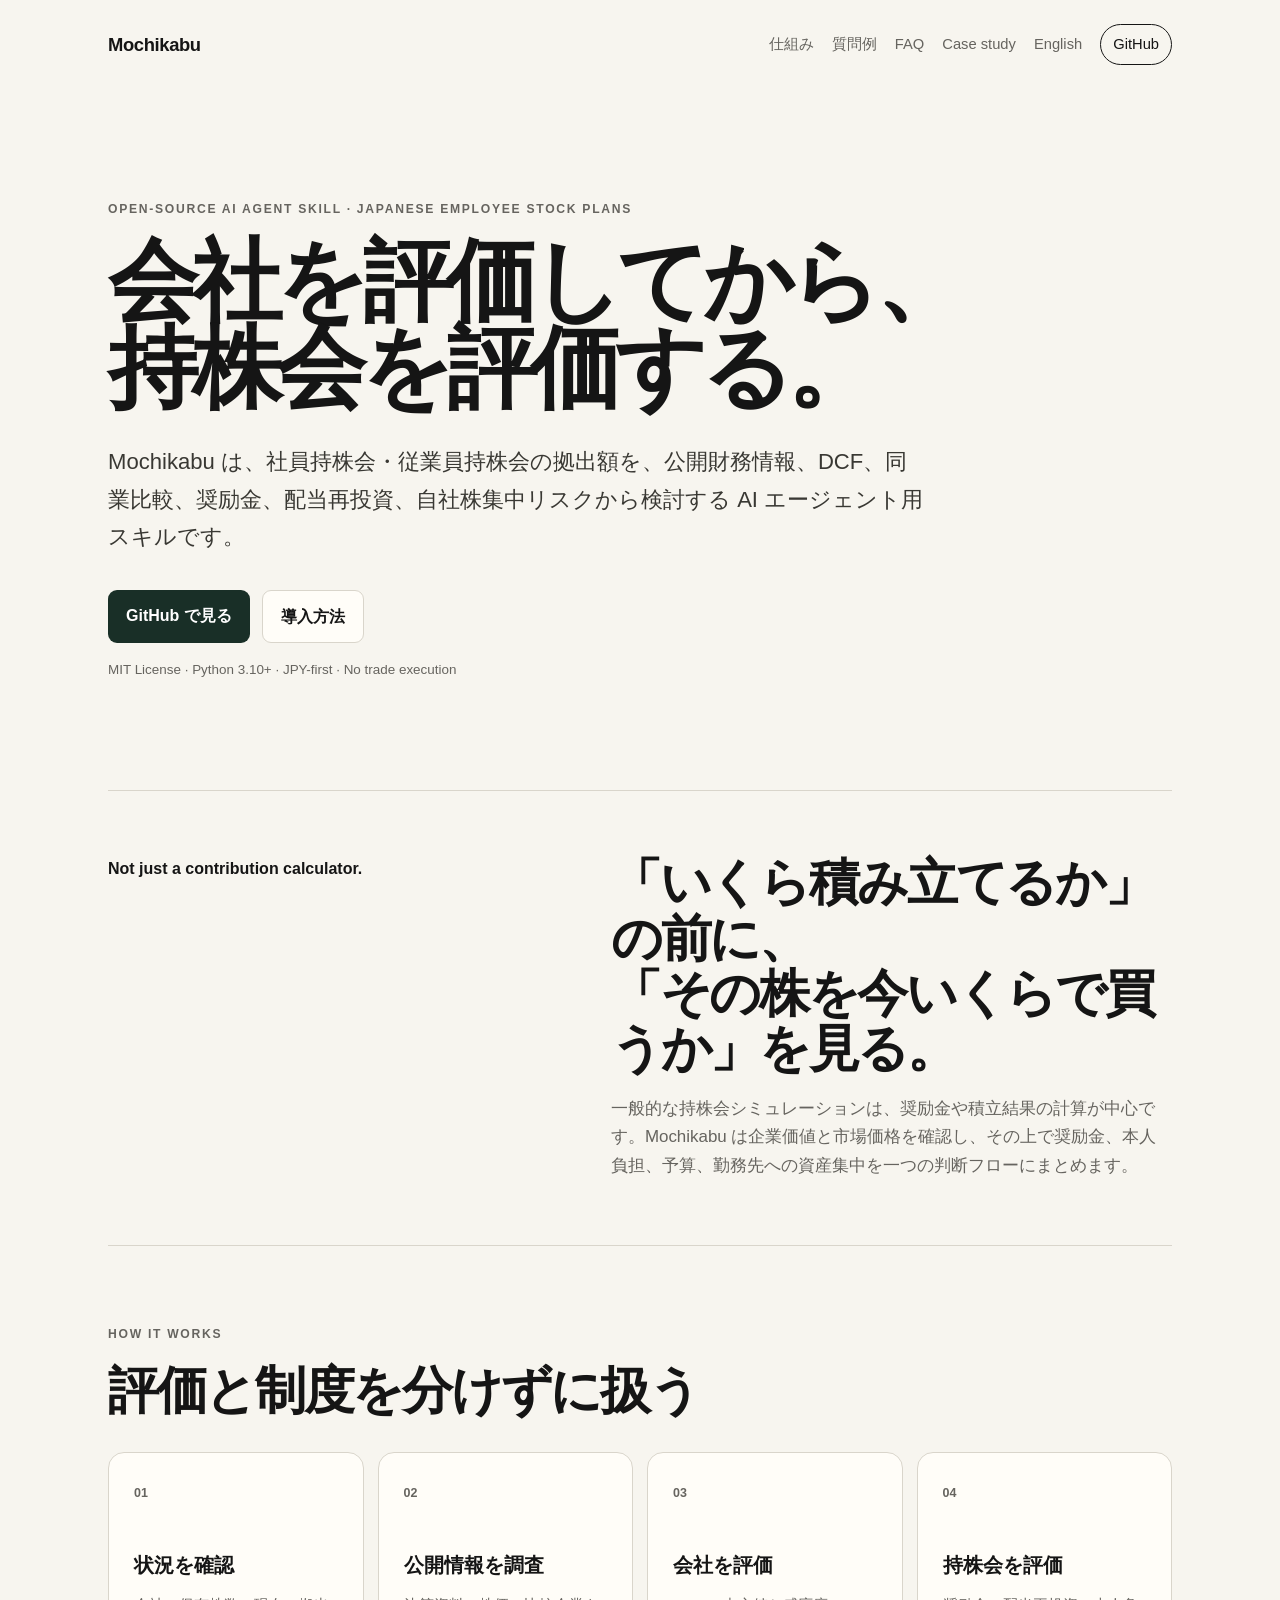
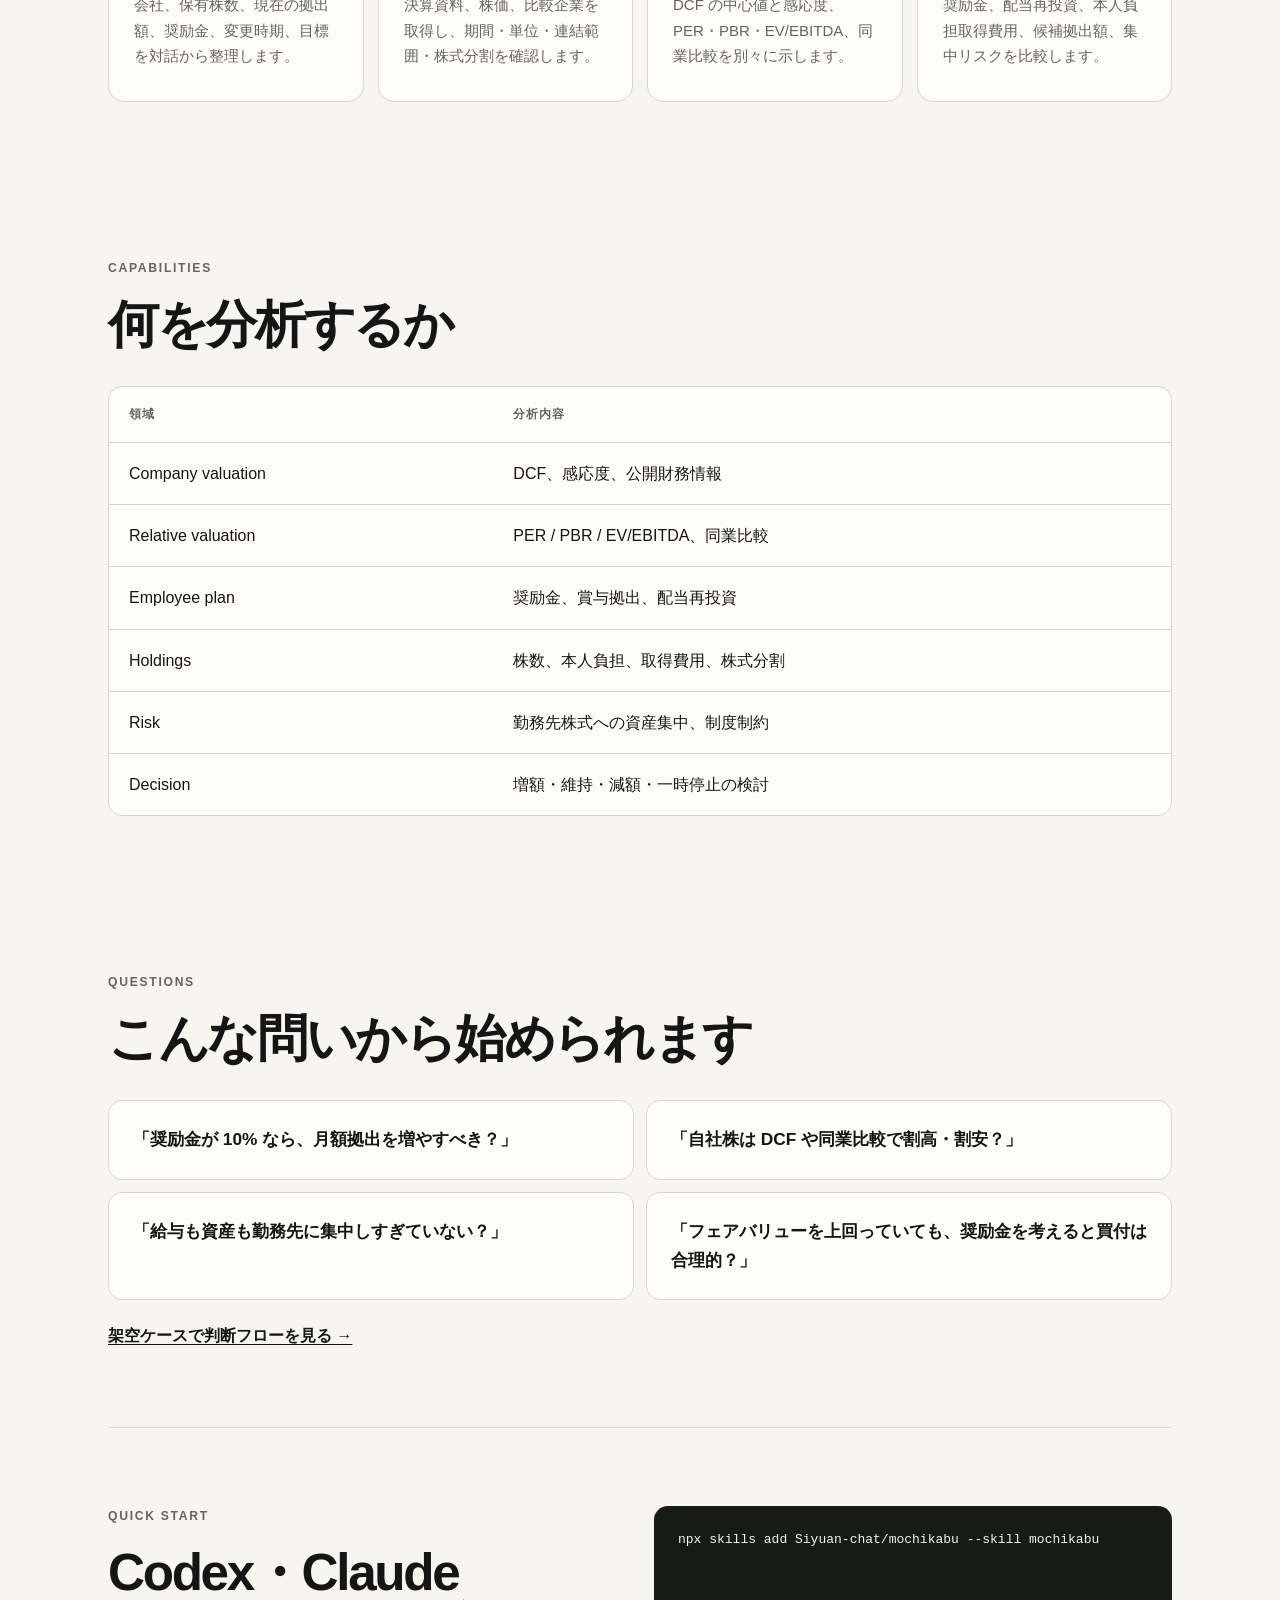
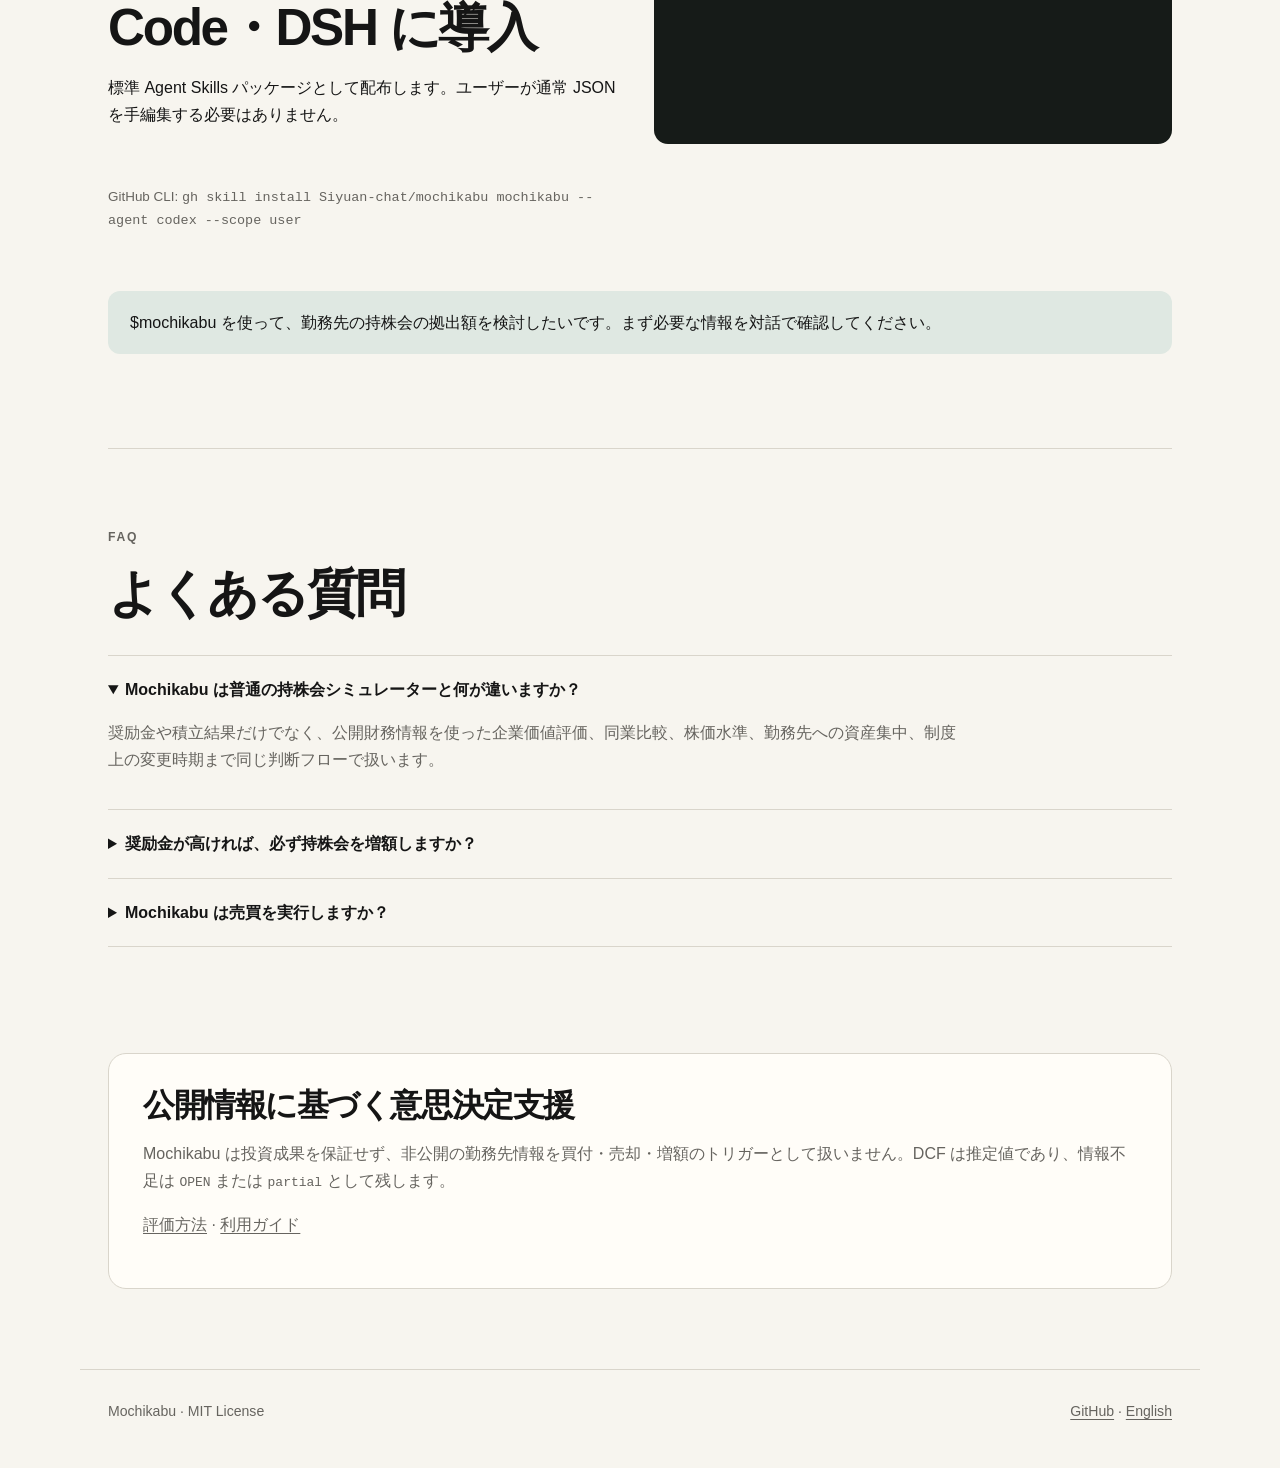
<file: docs/index.html>
<!doctype html>
<html lang="ja">
<head>
<meta charset="utf-8">
<meta name="viewport" content="width=device-width,initial-scale=1">
<title>Mochikabu — 社員持株会・従業員持株会のための AI Agent Skill</title>
<meta name="description" content="Mochikabu は、公開財務情報、DCF、同業比較、奨励金、配当再投資、自社株集中リスクから社員持株会・従業員持株会の拠出判断を支援するオープンソース AI Agent Skill です。">
<meta name="google-site-verification" content="jdf2B5K2ksADBKI0mOJ55QcTgG_20KZ_zm1ZK10jnF4">
<meta name="robots" content="index,follow,max-snippet:-1">
<link rel="canonical" href="https://siyuan-chat.github.io/mochikabu/">
<link rel="alternate" hreflang="ja" href="https://siyuan-chat.github.io/mochikabu/">
<link rel="alternate" hreflang="en" href="https://siyuan-chat.github.io/mochikabu/en.html">
<link rel="stylesheet" href="./style.css">
<meta property="og:type" content="website">
<meta property="og:title" content="Mochikabu — AI Agent Skill for Japanese Employee Stock Ownership Plans">
<meta property="og:description" content="会社を評価してから、持株会を評価する。">
<meta property="og:url" content="https://siyuan-chat.github.io/mochikabu/">
<script type="application/ld+json">{"@context":"https://schema.org","@type":"SoftwareApplication","name":"Mochikabu","description":"Open-source AI agent skill for Japanese employee stock ownership and employee shareholding plans, combining public financial data, DCF valuation, peer comparison, employee incentives, dividend reinvestment and contribution planning.","applicationCategory":"FinanceApplication","operatingSystem":"Cross-platform","softwareRequirements":"Python 3.10+","isAccessibleForFree":true,"offers":{"@type":"Offer","price":"0","priceCurrency":"JPY"},"license":"https://opensource.org/license/mit","codeRepository":"https://github.com/Siyuan-chat/mochikabu","url":"https://siyuan-chat.github.io/mochikabu/","inLanguage":["ja","en"],"keywords":["社員持株会","従業員持株会","持株会 AI","employee stock ownership plan Japan","employee shareholding Japan","AI agent skill","DCF valuation","contribution planning"]}</script>
<script type="application/ld+json">{"@context":"https://schema.org","@type":"FAQPage","mainEntity":[{"@type":"Question","name":"Mochikabu は普通の持株会シミュレーターと何が違いますか？","acceptedAnswer":{"@type":"Answer","text":"奨励金や積立結果だけでなく、公開財務情報を使った企業価値評価、同業比較、株価水準、勤務先への資産集中、制度上の変更時期まで同じ判断フローで扱います。"}},{"@type":"Question","name":"奨励金が高ければ、必ず持株会を増額しますか？","acceptedAnswer":{"@type":"Answer","text":"いいえ。奨励金は実質的な取得コストを下げますが、株価評価、予算、自社株への集中、ロックアップや変更可能時期なども確認します。"}},{"@type":"Question","name":"Mochikabu は売買を実行しますか？","acceptedAnswer":{"@type":"Answer","text":"いいえ。公開情報に基づく調査、評価、シミュレーション、拠出判断の支援を行いますが、自動発注や取引執行は行いません。"}}]}</script>
</head>
<body>
<header class="site-header">
<a class="brand" href="./">Mochikabu</a>
<nav>
<a href="#how">仕組み</a>
<a href="#questions">質問例</a>
<a href="#faq">FAQ</a>
<a href="./case-incentive-vs-valuation.html">Case study</a>
<a href="./en.html">English</a>
<a class="nav-cta" href="https://github.com/Siyuan-chat/mochikabu">GitHub</a>
</nav>
</header>
<main>
<section class="hero">
<p class="eyebrow">OPEN-SOURCE AI AGENT SKILL · JAPANESE EMPLOYEE STOCK PLANS</p>
<h1>会社を評価してから、<br>持株会を評価する。</h1>
<p class="lead">Mochikabu は、社員持株会・従業員持株会の拠出額を、公開財務情報、DCF、同業比較、奨励金、配当再投資、自社株集中リスクから検討する AI エージェント用スキルです。</p>
<div class="actions">
<a class="button primary" href="https://github.com/Siyuan-chat/mochikabu">GitHub で見る</a>
<a class="button secondary" href="#quickstart">導入方法</a>
</div>
<p class="micro">MIT License · Python 3.10+ · JPY-first · No trade execution</p>
</section>
<section class="statement">
<p class="kicker">Not just a contribution calculator.</p>
<div>
<h2>「いくら積み立てるか」の前に、<br>「その株を今いくらで買うか」を見る。</h2>
<p>一般的な持株会シミュレーションは、奨励金や積立結果の計算が中心です。Mochikabu は企業価値と市場価格を確認し、その上で奨励金、本人負担、予算、勤務先への資産集中を一つの判断フローにまとめます。</p>
</div>
</section>
<section id="how">
<div class="section-head">
<p class="eyebrow">HOW IT WORKS</p>
<h2>評価と制度を分けずに扱う</h2>
</div>
<div class="grid">
<article class="card">
<span class="num">01</span>
<h3>状況を確認</h3>
<p>会社、保有株数、現在の拠出額、奨励金、変更時期、目標を対話から整理します。</p>
</article>
<article class="card">
<span class="num">02</span>
<h3>公開情報を調査</h3>
<p>決算資料、株価、比較企業を取得し、期間・単位・連結範囲・株式分割を確認します。</p>
</article>
<article class="card">
<span class="num">03</span>
<h3>会社を評価</h3>
<p>DCF の中心値と感応度、PER・PBR・EV/EBITDA、同業比較を別々に示します。</p>
</article>
<article class="card">
<span class="num">04</span>
<h3>持株会を評価</h3>
<p>奨励金、配当再投資、本人負担取得費用、候補拠出額、集中リスクを比較します。</p>
</article>
</div>
</section>
<section>
<div class="section-head">
<p class="eyebrow">CAPABILITIES</p>
<h2>何を分析するか</h2>
</div>
<div class="table-wrap">
<table>
<thead>
<tr>
<th>領域</th>
<th>分析内容</th>
</tr>
</thead>
<tbody>
<tr>
<td>Company valuation</td>
<td>DCF、感応度、公開財務情報</td>
</tr>
<tr>
<td>Relative valuation</td>
<td>PER / PBR / EV/EBITDA、同業比較</td>
</tr>
<tr>
<td>Employee plan</td>
<td>奨励金、賞与拠出、配当再投資</td>
</tr>
<tr>
<td>Holdings</td>
<td>株数、本人負担、取得費用、株式分割</td>
</tr>
<tr>
<td>Risk</td>
<td>勤務先株式への資産集中、制度制約</td>
</tr>
<tr>
<td>Decision</td>
<td>増額・維持・減額・一時停止の検討</td>
</tr>
</tbody>
</table>
</div>
</section>
<section id="questions">
<div class="section-head">
<p class="eyebrow">QUESTIONS</p>
<h2>こんな問いから始められます</h2>
</div>
<div class="questions">
<p>「奨励金が 10% なら、月額拠出を増やすべき？」</p>
<p>「自社株は DCF や同業比較で割高・割安？」</p>
<p>「給与も資産も勤務先に集中しすぎていない？」</p>
<p>「フェアバリューを上回っていても、奨励金を考えると買付は合理的？」</p>
</div>
<a class="text-link" href="./case-incentive-vs-valuation.html">架空ケースで判断フローを見る →</a>
</section>
<section id="quickstart" class="quickstart">
<div>
<p class="eyebrow">QUICK START</p>
<h2>Codex・Claude Code・DSH に導入</h2>
<p>標準 Agent Skills パッケージとして配布します。ユーザーが通常 JSON を手編集する必要はありません。</p>
</div>
<pre>
<code>npx skills add Siyuan-chat/mochikabu --skill mochikabu</code>
</pre>
<p class="micro">GitHub CLI: <code>gh skill install Siyuan-chat/mochikabu mochikabu --agent codex --scope user</code></p>
<p class="prompt">$mochikabu を使って、勤務先の持株会の拠出額を検討したいです。まず必要な情報を対話で確認してください。</p>
</section>
<section id="faq">
<div class="section-head">
<p class="eyebrow">FAQ</p>
<h2>よくある質問</h2>
</div>
<div class="faq">
<details open>
<summary>Mochikabu は普通の持株会シミュレーターと何が違いますか？</summary>
<p>奨励金や積立結果だけでなく、公開財務情報を使った企業価値評価、同業比較、株価水準、勤務先への資産集中、制度上の変更時期まで同じ判断フローで扱います。</p>
</details>
<details>
<summary>奨励金が高ければ、必ず持株会を増額しますか？</summary>
<p>いいえ。奨励金は実質的な取得コストを下げますが、株価評価、予算、自社株への集中、ロックアップや変更可能時期なども確認します。</p>
</details>
<details>
<summary>Mochikabu は売買を実行しますか？</summary>
<p>いいえ。調査、評価、シミュレーション、拠出判断の支援までを扱い、自動発注や取引執行は行いません。</p>
</details>
</div>
</section>
<section class="boundary">
<h2>公開情報に基づく意思決定支援</h2>
<p>Mochikabu は投資成果を保証せず、非公開の勤務先情報を買付・売却・増額のトリガーとして扱いません。DCF は推定値であり、情報不足は <code>OPEN</code> または <code>partial</code> として残します。</p>
<p>
<a href="https://github.com/Siyuan-chat/mochikabu/blob/main/docs/valuation.ja.md">評価方法</a> · <a href="https://github.com/Siyuan-chat/mochikabu/blob/main/docs/usage.ja.md">利用ガイド</a>
</p>
</section>
</main>
<footer>
<span>Mochikabu · MIT License</span>
<span>
<a href="https://github.com/Siyuan-chat/mochikabu">GitHub</a> · <a href="./en.html">English</a>
</span>
</footer>
</body>
</html>
</file>
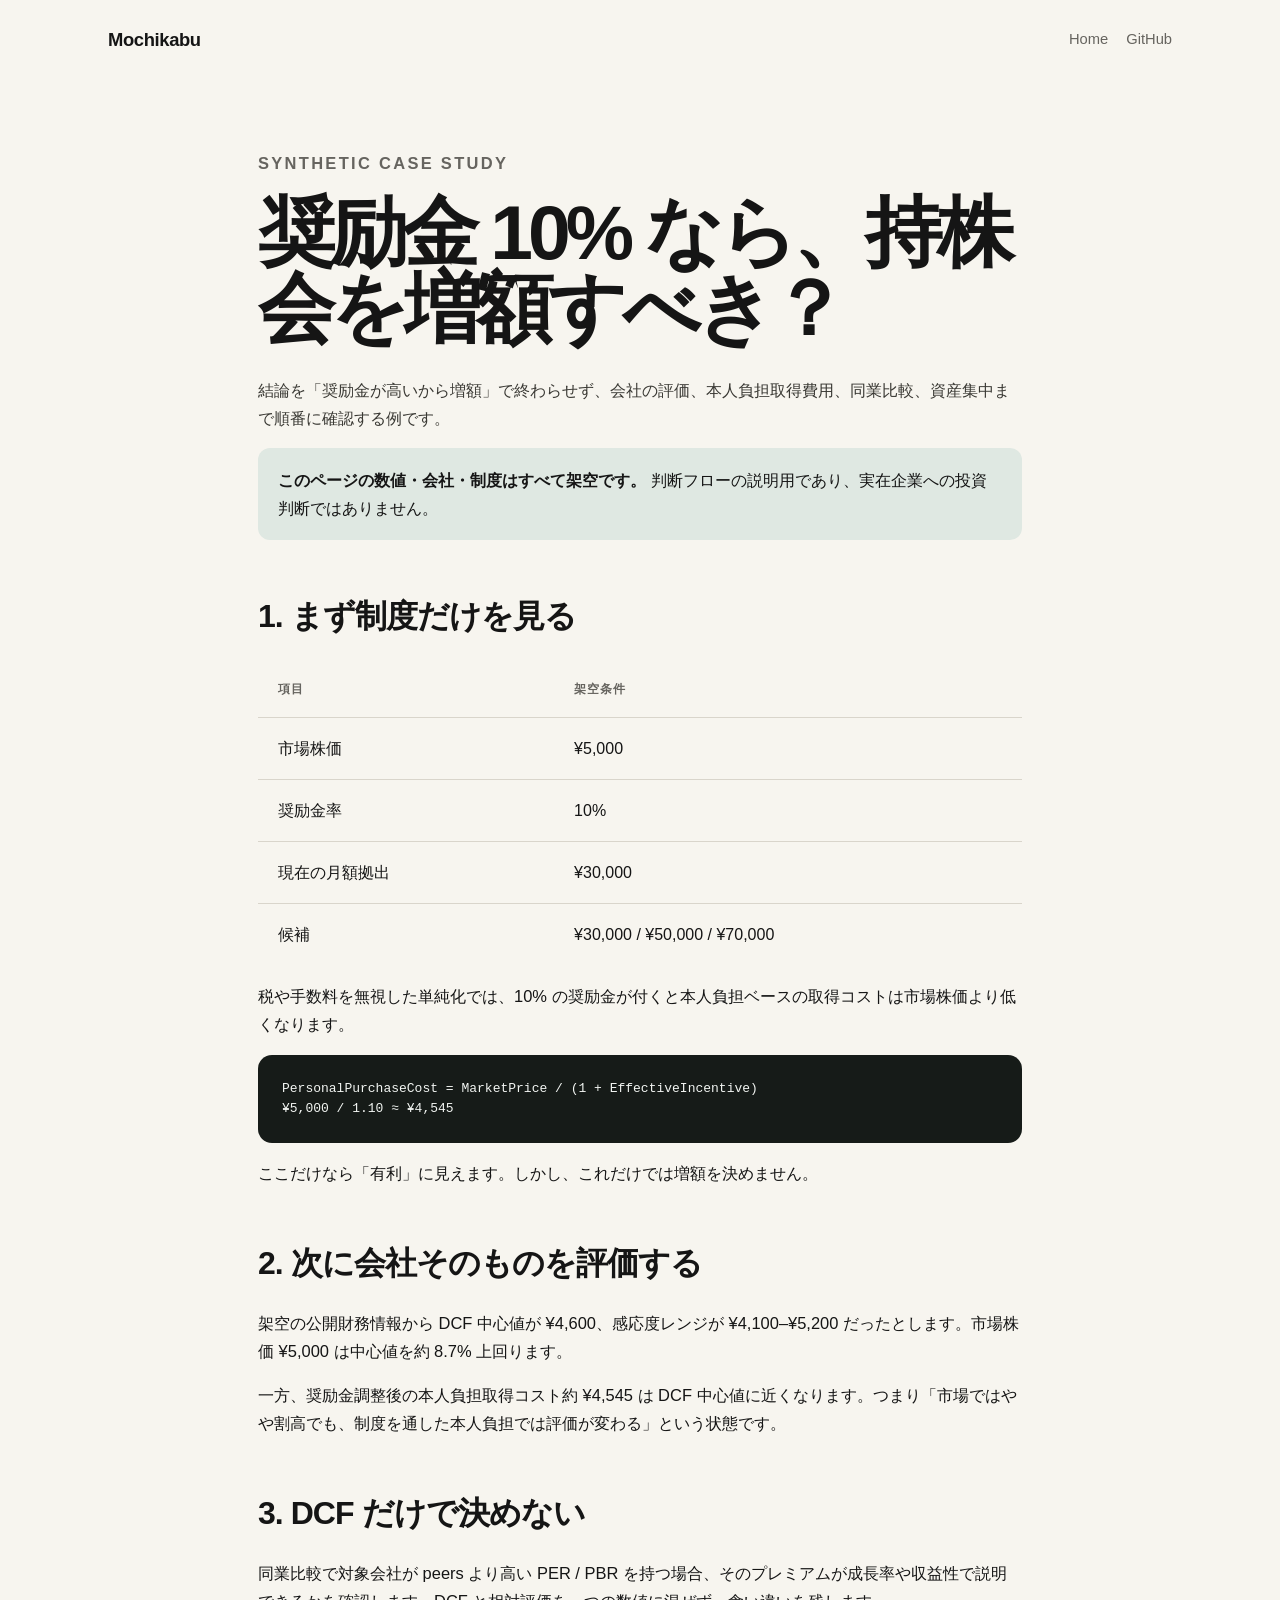
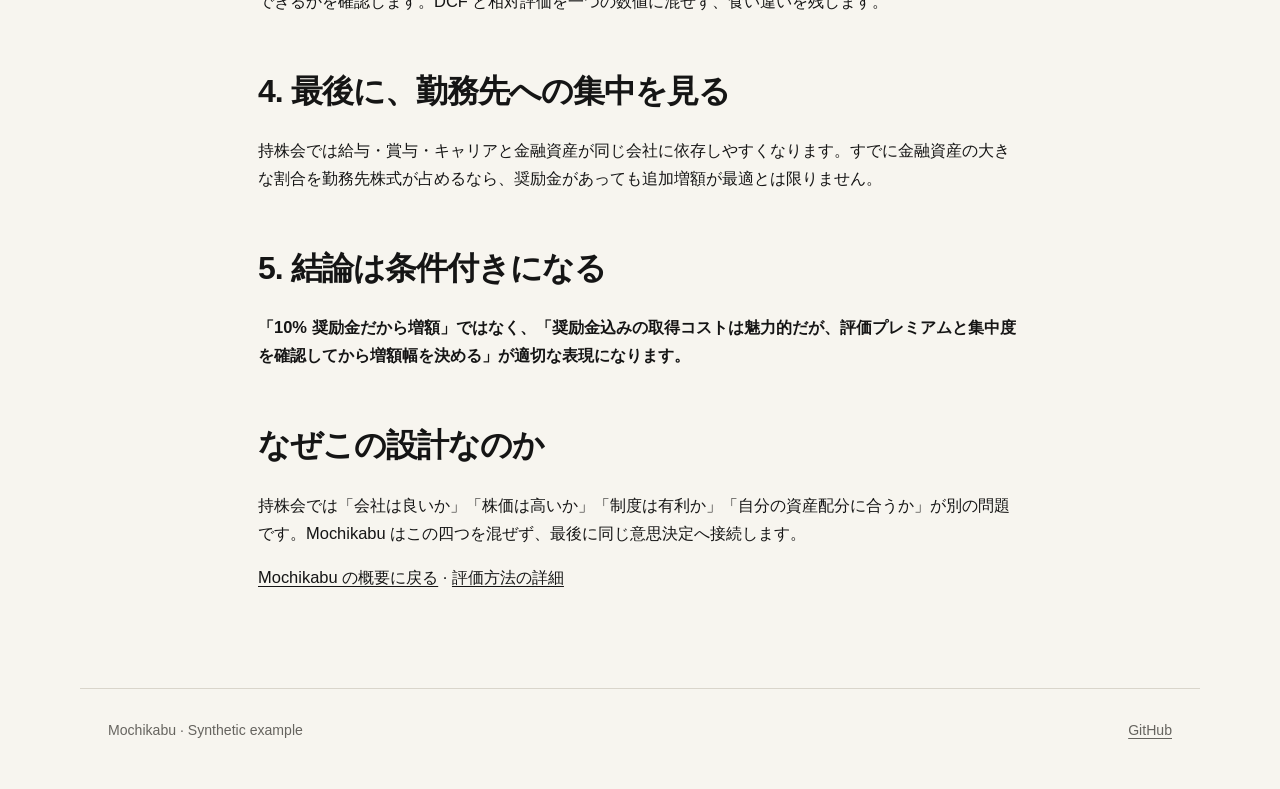
<file: docs/case-incentive-vs-valuation.html>
<!doctype html>
<html lang="ja">
<head>
<meta charset="utf-8">
<meta name="viewport" content="width=device-width,initial-scale=1">
<title>奨励金10%なら持株会を増額すべき？ — Mochikabu Case Study</title>
<meta name="description" content="持株会の奨励金が10%でも、必ず増額が合理的とは限りません。架空データを使い、株価評価・本人負担取得費用・集中リスクをどう組み合わせるかを示します。">
<meta name="robots" content="index,follow,max-snippet:-1">
<link rel="canonical" href="https://siyuan-chat.github.io/mochikabu/case-incentive-vs-valuation.html">
<link rel="stylesheet" href="./style.css">
<script type="application/ld+json">{"@context":"https://schema.org","@type":"Article","headline":"奨励金10%なら持株会を増額すべき？","description":"架空データを使った Mochikabu の判断フロー。","author":{"@type":"Person","name":"Siyuan Ye"},"mainEntityOfPage":"https://siyuan-chat.github.io/mochikabu/case-incentive-vs-valuation.html","inLanguage":"ja"}</script>
</head>
<body>
<header class="site-header">
<a class="brand" href="./">Mochikabu</a>
<nav>
<a href="./">Home</a>
<a href="https://github.com/Siyuan-chat/mochikabu">GitHub</a>
</nav>
</header>
<main class="article">
<p class="eyebrow">SYNTHETIC CASE STUDY</p>
<h1>奨励金 10% なら、持株会を増額すべき？</h1>
<p class="lead">結論を「奨励金が高いから増額」で終わらせず、会社の評価、本人負担取得費用、同業比較、資産集中まで順番に確認する例です。</p>
<p class="note">
<strong>このページの数値・会社・制度はすべて架空です。</strong> 判断フローの説明用であり、実在企業への投資判断ではありません。</p>
<h2>1. まず制度だけを見る</h2>
<table>
<thead>
<tr>
<th>項目</th>
<th>架空条件</th>
</tr>
</thead>
<tbody>
<tr>
<td>市場株価</td>
<td>¥5,000</td>
</tr>
<tr>
<td>奨励金率</td>
<td>10%</td>
</tr>
<tr>
<td>現在の月額拠出</td>
<td>¥30,000</td>
</tr>
<tr>
<td>候補</td>
<td>¥30,000 / ¥50,000 / ¥70,000</td>
</tr>
</tbody>
</table>
<p>税や手数料を無視した単純化では、10% の奨励金が付くと本人負担ベースの取得コストは市場株価より低くなります。</p>
<pre>
<code>PersonalPurchaseCost = MarketPrice / (1 + EffectiveIncentive)
¥5,000 / 1.10 ≈ ¥4,545</code>
</pre>
<p>ここだけなら「有利」に見えます。しかし、これだけでは増額を決めません。</p>
<h2>2. 次に会社そのものを評価する</h2>
<p>架空の公開財務情報から DCF 中心値が ¥4,600、感応度レンジが ¥4,100–¥5,200 だったとします。市場株価 ¥5,000 は中心値を約 8.7% 上回ります。</p>
<p>一方、奨励金調整後の本人負担取得コスト約 ¥4,545 は DCF 中心値に近くなります。つまり「市場ではやや割高でも、制度を通した本人負担では評価が変わる」という状態です。</p>
<h2>3. DCF だけで決めない</h2>
<p>同業比較で対象会社が peers より高い PER / PBR を持つ場合、そのプレミアムが成長率や収益性で説明できるかを確認します。DCF と相対評価を一つの数値に混ぜず、食い違いを残します。</p>
<h2>4. 最後に、勤務先への集中を見る</h2>
<p>持株会では給与・賞与・キャリアと金融資産が同じ会社に依存しやすくなります。すでに金融資産の大きな割合を勤務先株式が占めるなら、奨励金があっても追加増額が最適とは限りません。</p>
<h2>5. 結論は条件付きになる</h2>
<p>
<strong>「10% 奨励金だから増額」ではなく、「奨励金込みの取得コストは魅力的だが、評価プレミアムと集中度を確認してから増額幅を決める」が適切な表現になります。</strong>
</p>
<h2>なぜこの設計なのか</h2>
<p>持株会では「会社は良いか」「株価は高いか」「制度は有利か」「自分の資産配分に合うか」が別の問題です。Mochikabu はこの四つを混ぜず、最後に同じ意思決定へ接続します。</p>
<p>
<a href="./">Mochikabu の概要に戻る</a> · <a href="https://github.com/Siyuan-chat/mochikabu/blob/main/docs/valuation.ja.md">評価方法の詳細</a>
</p>
</main>
<footer>
<span>Mochikabu · Synthetic example</span>
<span>
<a href="https://github.com/Siyuan-chat/mochikabu">GitHub</a>
</span>
</footer>
</body>
</html>
</file>
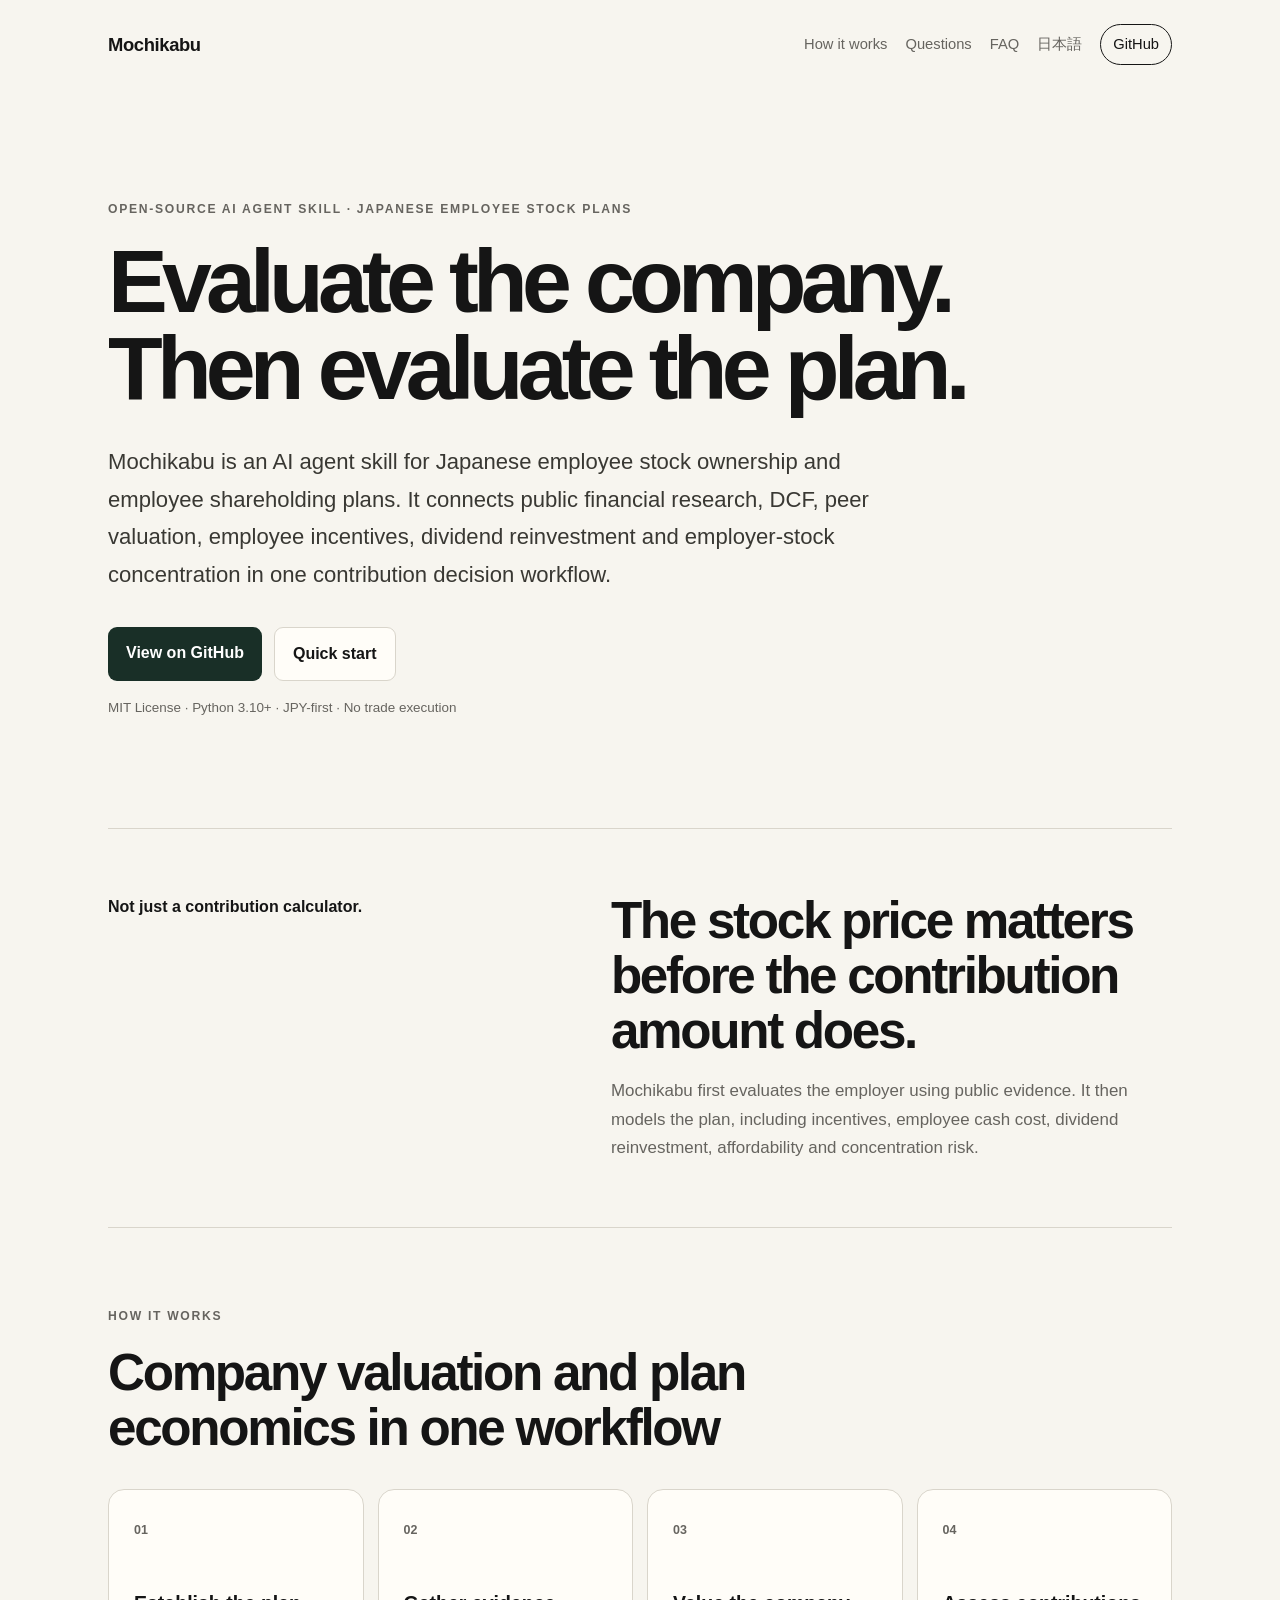
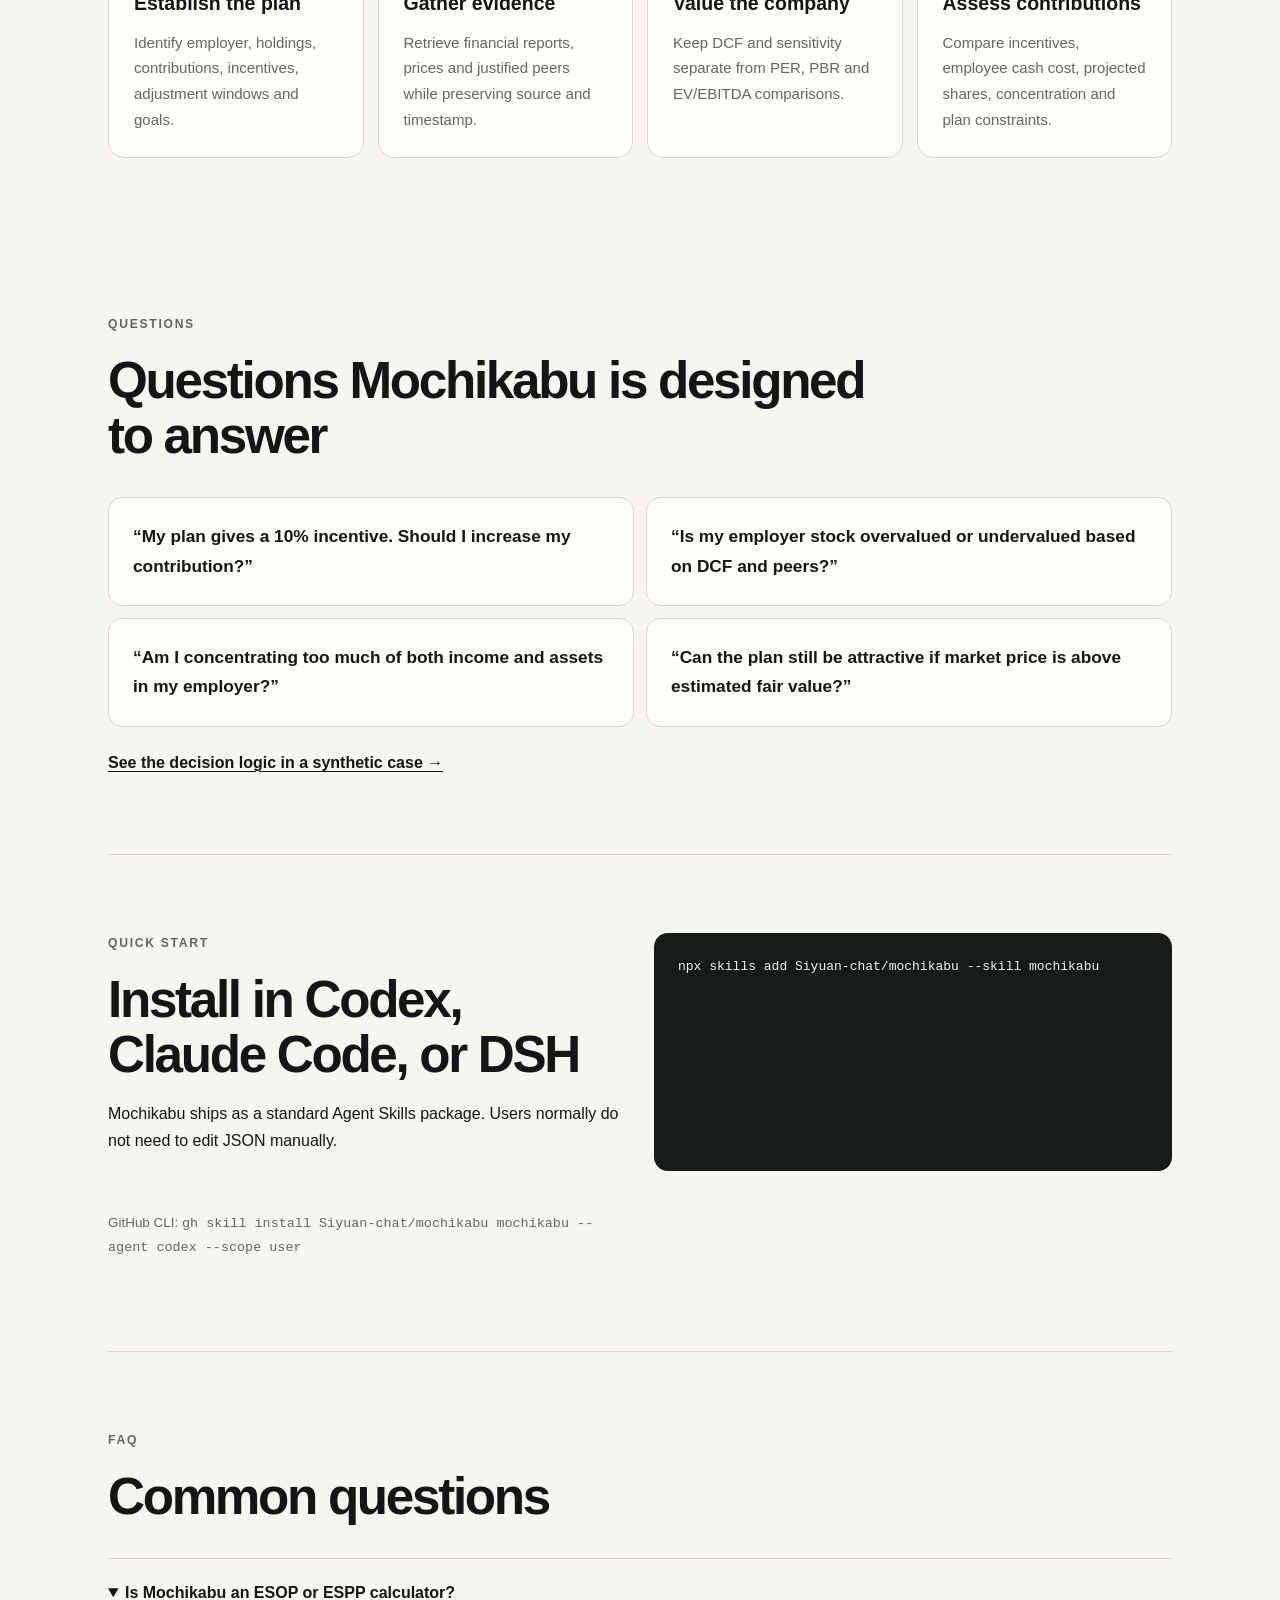
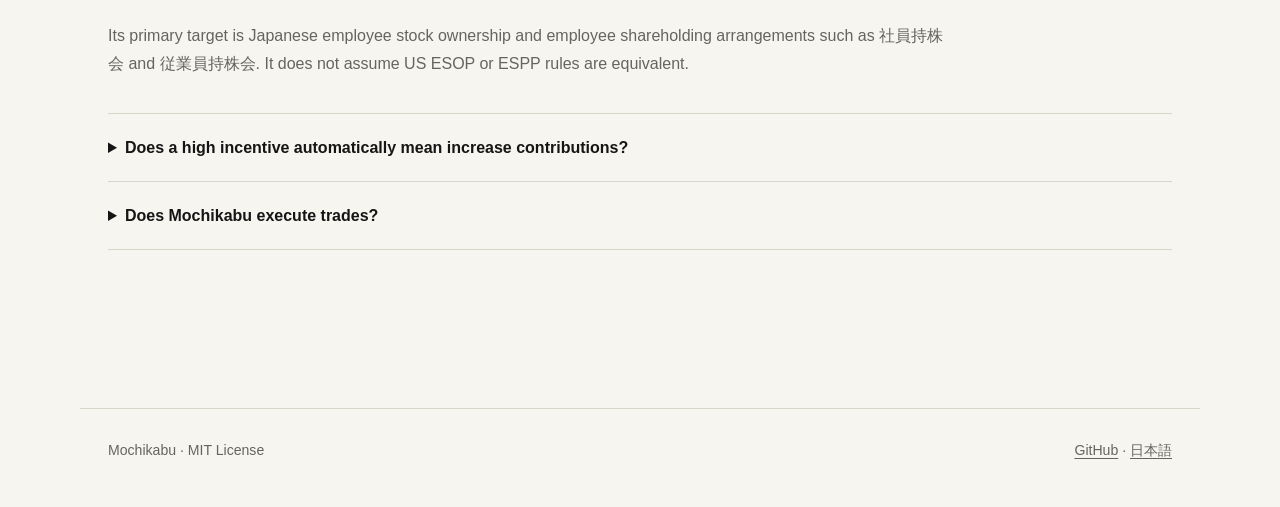
<file: docs/en.html>
<!doctype html>
<html lang="en">
<head>
<meta charset="utf-8">
<meta name="viewport" content="width=device-width,initial-scale=1">
<title>Mochikabu — AI Agent Skill for Japanese Employee Stock Ownership Plans</title>
<meta name="description" content="Open-source AI agent skill for Japanese employee stock ownership and employee shareholding plans: DCF valuation, peer comparison, incentives, concentration risk and contribution planning.">
<meta name="robots" content="index,follow,max-snippet:-1">
<link rel="canonical" href="https://siyuan-chat.github.io/mochikabu/en.html">
<link rel="alternate" hreflang="ja" href="https://siyuan-chat.github.io/mochikabu/">
<link rel="alternate" hreflang="en" href="https://siyuan-chat.github.io/mochikabu/en.html">
<link rel="stylesheet" href="./style.css">
<meta property="og:type" content="website">
<meta property="og:title" content="Mochikabu — AI Agent Skill for Japanese Employee Stock Ownership Plans">
<meta property="og:description" content="Evaluate the company first, then evaluate the employee stock plan.">
<script type="application/ld+json">{"@context":"https://schema.org","@type":"SoftwareApplication","name":"Mochikabu","description":"Open-source AI agent skill for Japanese employee stock ownership and employee shareholding plans.","applicationCategory":"FinanceApplication","operatingSystem":"Cross-platform","softwareRequirements":"Python 3.10+","isAccessibleForFree":true,"offers":{"@type":"Offer","price":"0","priceCurrency":"JPY"},"license":"https://opensource.org/license/mit","codeRepository":"https://github.com/Siyuan-chat/mochikabu","url":"https://siyuan-chat.github.io/mochikabu/en.html","inLanguage":["en","ja"]}</script>
</head>
<body>
<header class="site-header">
<a class="brand" href="./">Mochikabu</a>
<nav>
<a href="#how">How it works</a>
<a href="#questions">Questions</a>
<a href="#faq">FAQ</a>
<a href="./">日本語</a>
<a class="nav-cta" href="https://github.com/Siyuan-chat/mochikabu">GitHub</a>
</nav>
</header>
<main>
<section class="hero">
<p class="eyebrow">OPEN-SOURCE AI AGENT SKILL · JAPANESE EMPLOYEE STOCK PLANS</p>
<h1>Evaluate the company.<br>Then evaluate the plan.</h1>
<p class="lead">Mochikabu is an AI agent skill for Japanese employee stock ownership and employee shareholding plans. It connects public financial research, DCF, peer valuation, employee incentives, dividend reinvestment and employer-stock concentration in one contribution decision workflow.</p>
<div class="actions">
<a class="button primary" href="https://github.com/Siyuan-chat/mochikabu">View on GitHub</a>
<a class="button secondary" href="#quickstart">Quick start</a>
</div>
<p class="micro">MIT License · Python 3.10+ · JPY-first · No trade execution</p>
</section>
<section class="statement">
<p class="kicker">Not just a contribution calculator.</p>
<div>
<h2>The stock price matters before the contribution amount does.</h2>
<p>Mochikabu first evaluates the employer using public evidence. It then models the plan, including incentives, employee cash cost, dividend reinvestment, affordability and concentration risk.</p>
</div>
</section>
<section id="how">
<div class="section-head">
<p class="eyebrow">HOW IT WORKS</p>
<h2>Company valuation and plan economics in one workflow</h2>
</div>
<div class="grid">
<article class="card">
<span class="num">01</span>
<h3>Establish the plan</h3>
<p>Identify employer, holdings, contributions, incentives, adjustment windows and goals.</p>
</article>
<article class="card">
<span class="num">02</span>
<h3>Gather evidence</h3>
<p>Retrieve financial reports, prices and justified peers while preserving source and timestamp.</p>
</article>
<article class="card">
<span class="num">03</span>
<h3>Value the company</h3>
<p>Keep DCF and sensitivity separate from PER, PBR and EV/EBITDA comparisons.</p>
</article>
<article class="card">
<span class="num">04</span>
<h3>Assess contributions</h3>
<p>Compare incentives, employee cash cost, projected shares, concentration and plan constraints.</p>
</article>
</div>
</section>
<section id="questions">
<div class="section-head">
<p class="eyebrow">QUESTIONS</p>
<h2>Questions Mochikabu is designed to answer</h2>
</div>
<div class="questions">
<p>“My plan gives a 10% incentive. Should I increase my contribution?”</p>
<p>“Is my employer stock overvalued or undervalued based on DCF and peers?”</p>
<p>“Am I concentrating too much of both income and assets in my employer?”</p>
<p>“Can the plan still be attractive if market price is above estimated fair value?”</p>
</div>
<a class="text-link" href="./case-incentive-vs-valuation.html">See the decision logic in a synthetic case →</a>
</section>
<section id="quickstart" class="quickstart">
<div>
<p class="eyebrow">QUICK START</p>
<h2>Install in Codex, Claude Code, or DSH</h2>
<p>Mochikabu ships as a standard Agent Skills package. Users normally do not need to edit JSON manually.</p>
</div>
<pre>
<code>npx skills add Siyuan-chat/mochikabu --skill mochikabu</code>
</pre>
<p class="micro">GitHub CLI: <code>gh skill install Siyuan-chat/mochikabu mochikabu --agent codex --scope user</code></p>
</section>
<section id="faq">
<div class="section-head">
<p class="eyebrow">FAQ</p>
<h2>Common questions</h2>
</div>
<div class="faq">
<details open>
<summary>Is Mochikabu an ESOP or ESPP calculator?</summary>
<p>Its primary target is Japanese employee stock ownership and employee shareholding arrangements such as 社員持株会 and 従業員持株会. It does not assume US ESOP or ESPP rules are equivalent.</p>
</details>
<details>
<summary>Does a high incentive automatically mean increase contributions?</summary>
<p>No. Incentives reduce effective acquisition cost, but valuation, affordability, concentration, lockups and contribution windows still matter.</p>
</details>
<details>
<summary>Does Mochikabu execute trades?</summary>
<p>No. It supports research, valuation, scenario analysis and contribution decisions, but does not place orders.</p>
</details>
</div>
</section>
</main>
<footer>
<span>Mochikabu · MIT License</span>
<span>
<a href="https://github.com/Siyuan-chat/mochikabu">GitHub</a> · <a href="./">日本語</a>
</span>
</footer>
</body>
</html>
</file>
<file: docs/style.css>
:root{--bg:#f7f5ef;--ink:#151515;--muted:#66645f;--line:#d9d5cb;--panel:#fffdf8;--accent:#192f27;--accent-soft:#dfe8e2;--max:1120px}*{box-sizing:border-box}html{scroll-behavior:smooth}body{margin:0;background:var(--bg);color:var(--ink);font-family:Inter,-apple-system,BlinkMacSystemFont,"Segoe UI","Noto Sans JP","Hiragino Kaku Gothic ProN",Meiryo,sans-serif;line-height:1.7}a{color:inherit;text-decoration-thickness:1px;text-underline-offset:3px}.site-header{max-width:var(--max);margin:auto;padding:24px 28px;display:flex;align-items:center;justify-content:space-between;gap:24px}.brand{font-size:1.15rem;font-weight:800;text-decoration:none;letter-spacing:-.02em}nav{display:flex;gap:18px;align-items:center;flex-wrap:wrap;font-size:.92rem}nav a{text-decoration:none;color:var(--muted)}.nav-cta{border:1px solid var(--ink);padding:7px 12px;border-radius:999px;color:var(--ink)}main{max-width:var(--max);margin:auto;padding:0 28px 80px}.hero{padding:110px 0 95px;max-width:930px}.eyebrow{font-size:.76rem;letter-spacing:.14em;font-weight:800;color:var(--muted);margin:0 0 18px}h1{font-size:clamp(3rem,7vw,6.8rem);line-height:.98;letter-spacing:-.065em;margin:0 0 30px;font-weight:850}.lead{font-size:clamp(1.08rem,2vw,1.38rem);max-width:820px;color:#393833;margin:0}.actions{display:flex;gap:12px;flex-wrap:wrap;margin:34px 0 16px}.button{display:inline-block;padding:12px 18px;border-radius:9px;text-decoration:none;font-weight:700}.primary{background:var(--accent);color:#fff}.secondary{border:1px solid var(--line);background:var(--panel)}.micro{font-size:.84rem;color:var(--muted)}.statement{border-top:1px solid var(--line);border-bottom:1px solid var(--line);padding:64px 0;display:grid;grid-template-columns:1fr 1.25fr;gap:54px}.statement .kicker{font-weight:800;margin:0}.statement h2,.section-head h2,.quickstart h2,.boundary h2{font-size:clamp(2rem,4vw,3.6rem);line-height:1.08;letter-spacing:-.045em;margin:0 0 18px}.statement p:last-child{font-size:1.06rem;color:var(--muted);margin:0}section{padding:78px 0}.section-head{max-width:770px;margin-bottom:34px}.grid{display:grid;grid-template-columns:repeat(4,1fr);gap:14px}.card{background:var(--panel);border:1px solid var(--line);border-radius:16px;padding:25px;min-height:250px}.card .num{font-size:.78rem;font-weight:800;color:var(--muted)}.card h3{font-size:1.22rem;margin:44px 0 10px}.card p{margin:0;color:var(--muted);font-size:.94rem}.table-wrap{overflow:auto;border:1px solid var(--line);border-radius:14px;background:var(--panel)}table{border-collapse:collapse;width:100%;min-width:620px}th,td{text-align:left;padding:17px 20px;border-bottom:1px solid var(--line)}th{font-size:.78rem;letter-spacing:.08em;text-transform:uppercase;color:var(--muted)}tr:last-child td{border-bottom:0}.questions{display:grid;grid-template-columns:1fr 1fr;gap:12px;margin-bottom:22px}.questions p{background:var(--panel);border:1px solid var(--line);border-radius:14px;padding:24px;margin:0;font-size:1.08rem;font-weight:650}.text-link{font-weight:750}.quickstart{display:grid;grid-template-columns:1fr 1fr;gap:28px;border-top:1px solid var(--line);border-bottom:1px solid var(--line)}pre{margin:0;background:#161b18;color:#f2f5f2;padding:24px;border-radius:14px;overflow:auto;line-height:1.55}.prompt{grid-column:1/-1;background:var(--accent-soft);padding:18px 22px;border-radius:12px}.faq details{border-top:1px solid var(--line);padding:20px 0}.faq details:last-child{border-bottom:1px solid var(--line)}.faq summary{font-weight:750;cursor:pointer}.faq p{max-width:850px;color:var(--muted)}.boundary{background:var(--panel);border:1px solid var(--line);border-radius:18px;padding:34px;margin-top:28px}.boundary h2{font-size:2rem}.boundary p{color:var(--muted)}footer{max-width:var(--max);margin:auto;padding:30px 28px 46px;border-top:1px solid var(--line);display:flex;justify-content:space-between;gap:20px;color:var(--muted);font-size:.88rem}.article{max-width:820px;margin:auto;padding-top:70px}.article h1{font-size:clamp(2.7rem,6vw,5.4rem)}.article h2{font-size:2rem;line-height:1.15;letter-spacing:-.03em;margin-top:58px}.article p,.article li{font-size:1.03rem}.article .note{background:var(--accent-soft);border-radius:12px;padding:18px 20px}@media(max-width:860px){.site-header{align-items:flex-start}.grid{grid-template-columns:1fr 1fr}.statement,.quickstart{grid-template-columns:1fr}.questions{grid-template-columns:1fr}.hero{padding-top:72px}}@media(max-width:560px){.site-header{display:block}nav{margin-top:14px;gap:12px}main{padding-left:20px;padding-right:20px}.grid{grid-template-columns:1fr}h1{font-size:3.35rem}footer{display:block}}
</file>
